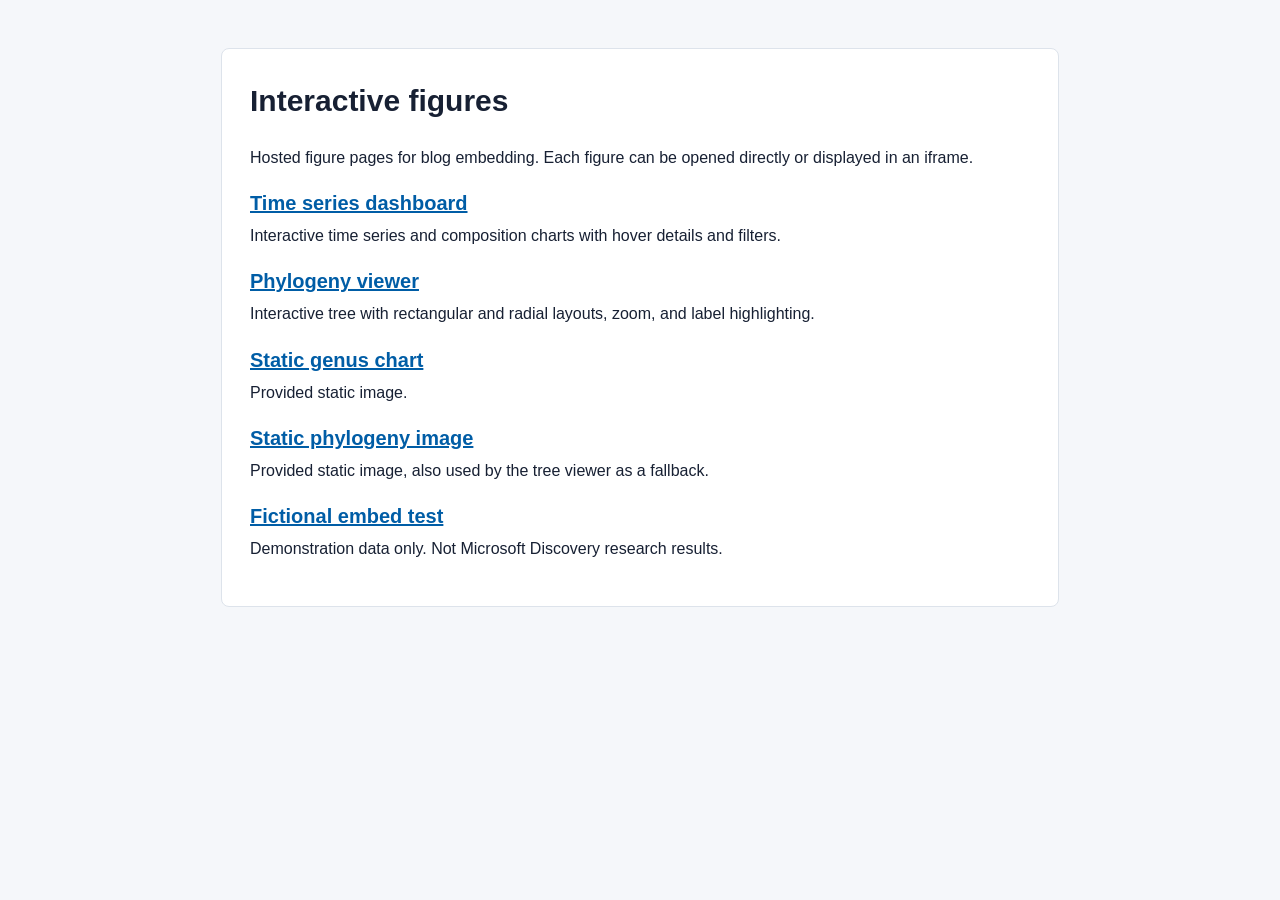
<file: index.html>
<!doctype html>
<html lang="en">
<head>
  <meta charset="utf-8">
  <meta name="viewport" content="width=device-width, initial-scale=1">
  <meta name="robots" content="noindex, nofollow">
  <title>Interactive figures</title>
  <style>
    body{margin:0;background:#f5f7fa;color:#172033;font:16px/1.6 "Segoe UI",Arial,sans-serif}
    main{max-width:780px;margin:48px auto;padding:28px;background:white;border:1px solid #dde3eb;border-radius:8px}
    h1{margin-top:0;font-size:30px}h2{font-size:20px;margin-bottom:4px}a{color:#005da6}p{margin-top:4px}
    @media(max-width:600px){main{margin:16px;padding:20px}}
  </style>
</head>
<body>
  <main>
    <h1>Interactive figures</h1>
    <p>Hosted figure pages for blog embedding. Each figure can be opened directly or displayed in an iframe.</p>
    <h2><a href="./plotly_temporal_dashboard.html">Time series dashboard</a></h2>
    <p>Interactive time series and composition charts with hover details and filters.</p>
    <h2><a href="./enterovirus_phylotree_viewer.html">Phylogeny viewer</a></h2>
    <p>Interactive tree with rectangular and radial layouts, zoom, and label highlighting.</p>
    <h2><a href="./m4_top_genera_contigs.png">Static genus chart</a></h2>
    <p>Provided static image.</p>
    <h2><a href="./enterovirus_ml_tree.png">Static phylogeny image</a></h2>
    <p>Provided static image, also used by the tree viewer as a fallback.</p>
    <h2><a href="./interactive-chart-test.html">Fictional embed test</a></h2>
    <p>Demonstration data only. Not Microsoft Discovery research results.</p>
  </main>
</body>
</html>
</file>
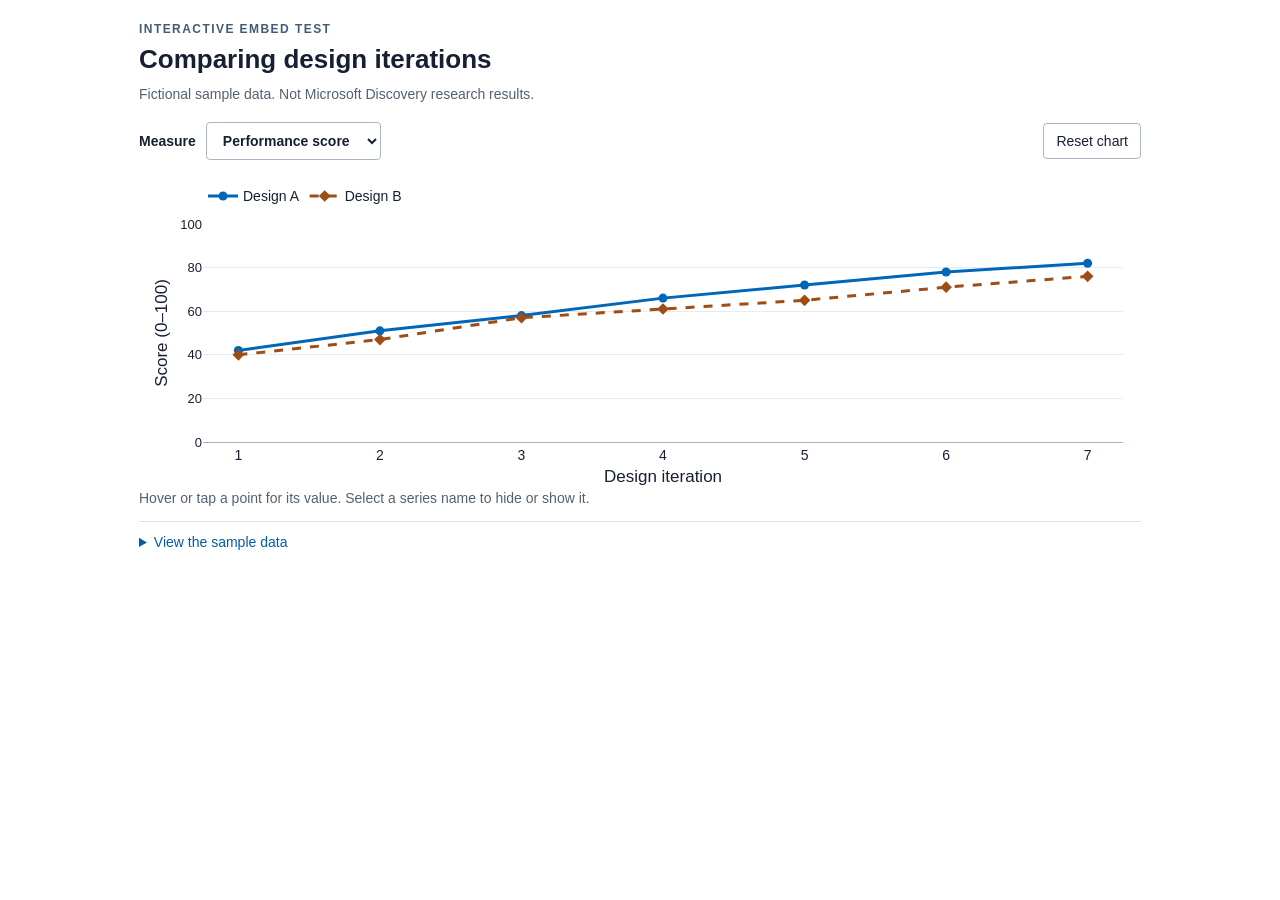
<file: interactive-chart-test.html>
<!doctype html>
<html lang="en">
<head>
  <meta charset="utf-8">
  <meta name="viewport" content="width=device-width, initial-scale=1">
  <meta name="robots" content="noindex, nofollow">
  <link rel="icon" href="data:,">
  <title>Interactive chart embed test</title>
  <meta name="description" content="A standalone interactive chart with fictional data for testing blog embeds.">
  <link rel="stylesheet" href="./style.css">
  <script defer src="./plotly.min.js"></script>
  <script defer src="./chart.js"></script>
</head>
<body>
  <main>
    <header>
      <p class="eyebrow">INTERACTIVE EMBED TEST</p>
      <h1>Comparing design iterations</h1>
      <p class="note">Fictional sample data. Not Microsoft Discovery research results.</p>
    </header>
    <div class="controls">
      <label for="metric">Measure <select id="metric"><option value="performance">Performance score</option><option value="energy">Energy per run</option></select></label>
      <button type="button" id="reset">Reset chart</button>
    </div>
    <div id="chart" aria-label="Interactive line chart. Exact values are available in the data table below."></div>
    <p class="help">Hover or tap a point for its value. Select a series name to hide or show it.</p>
    <details>
      <summary>View the sample data</summary>
      <div class="table-wrap"><table><caption id="table-caption">Performance score, on a 0–100 scale</caption><thead><tr><th scope="col">Iteration</th><th scope="col">Design A</th><th scope="col">Design B</th></tr></thead><tbody id="values"></tbody></table></div>
    </details>
    <noscript>This chart needs JavaScript. Fictional performance scores for iterations 1–7: Design A: 42, 51, 58, 66, 72, 78, 82. Design B: 40, 47, 57, 61, 65, 71, 76.</noscript>
  </main>
</body>
</html>
</file>
<file: style.css>
:root{font-family:"Segoe UI",Arial,sans-serif;color:#172033;background:#fff;color-scheme:light}
*{box-sizing:border-box}
body{margin:0}
main{max-width:1050px;margin:0 auto;padding:22px 24px 18px}
.eyebrow{margin:0 0 7px;font-size:12px;font-weight:700;letter-spacing:.12em;color:#425b77}
h1{margin:0;font-size:26px;line-height:1.25;font-weight:600}
.note{margin:8px 0 18px;font-size:14px;line-height:1.45;color:#526172}
.controls{display:flex;align-items:center;justify-content:space-between;gap:16px;flex-wrap:wrap}
label{display:flex;align-items:center;gap:10px;font-size:14px;font-weight:600}
select,button{font:inherit;font-size:14px;padding:9px 12px;border:1px solid #a9b5c2;border-radius:4px;background:#fff;color:#172033}
select{min-width:175px}
button{cursor:pointer}
button:hover{background:#f0f6fc;border-color:#0067b8}
button:focus-visible,select:focus-visible,summary:focus-visible{outline:3px solid #0067b8;outline-offset:3px}
#chart{width:100%;height:320px;margin-top:8px}
.help{margin:0 0 13px;font-size:14px;line-height:1.45;color:#526172}
details{border-top:1px solid #dce3eb;font-size:14px;padding-top:12px}
summary{cursor:pointer;color:#005da6;width:fit-content}
.table-wrap{overflow:auto}
table{border-collapse:collapse;width:100%;margin-top:8px;text-align:right;font-variant-numeric:tabular-nums}
caption{text-align:left;padding:10px 0;color:#526172}
th,td{padding:8px 12px;border-bottom:1px solid #e1e7ee}
th:first-child,td:first-child{text-align:left}
th{background:#f3f6fa;font-weight:600}
@media(max-width:480px){main{padding:18px 14px}h1{font-size:22px}.controls{gap:10px}label{gap:8px}select{min-width:0}#chart{height:310px}.note{margin-bottom:14px}}
@media(prefers-reduced-motion:reduce){*{scroll-behavior:auto!important}}
</file>
